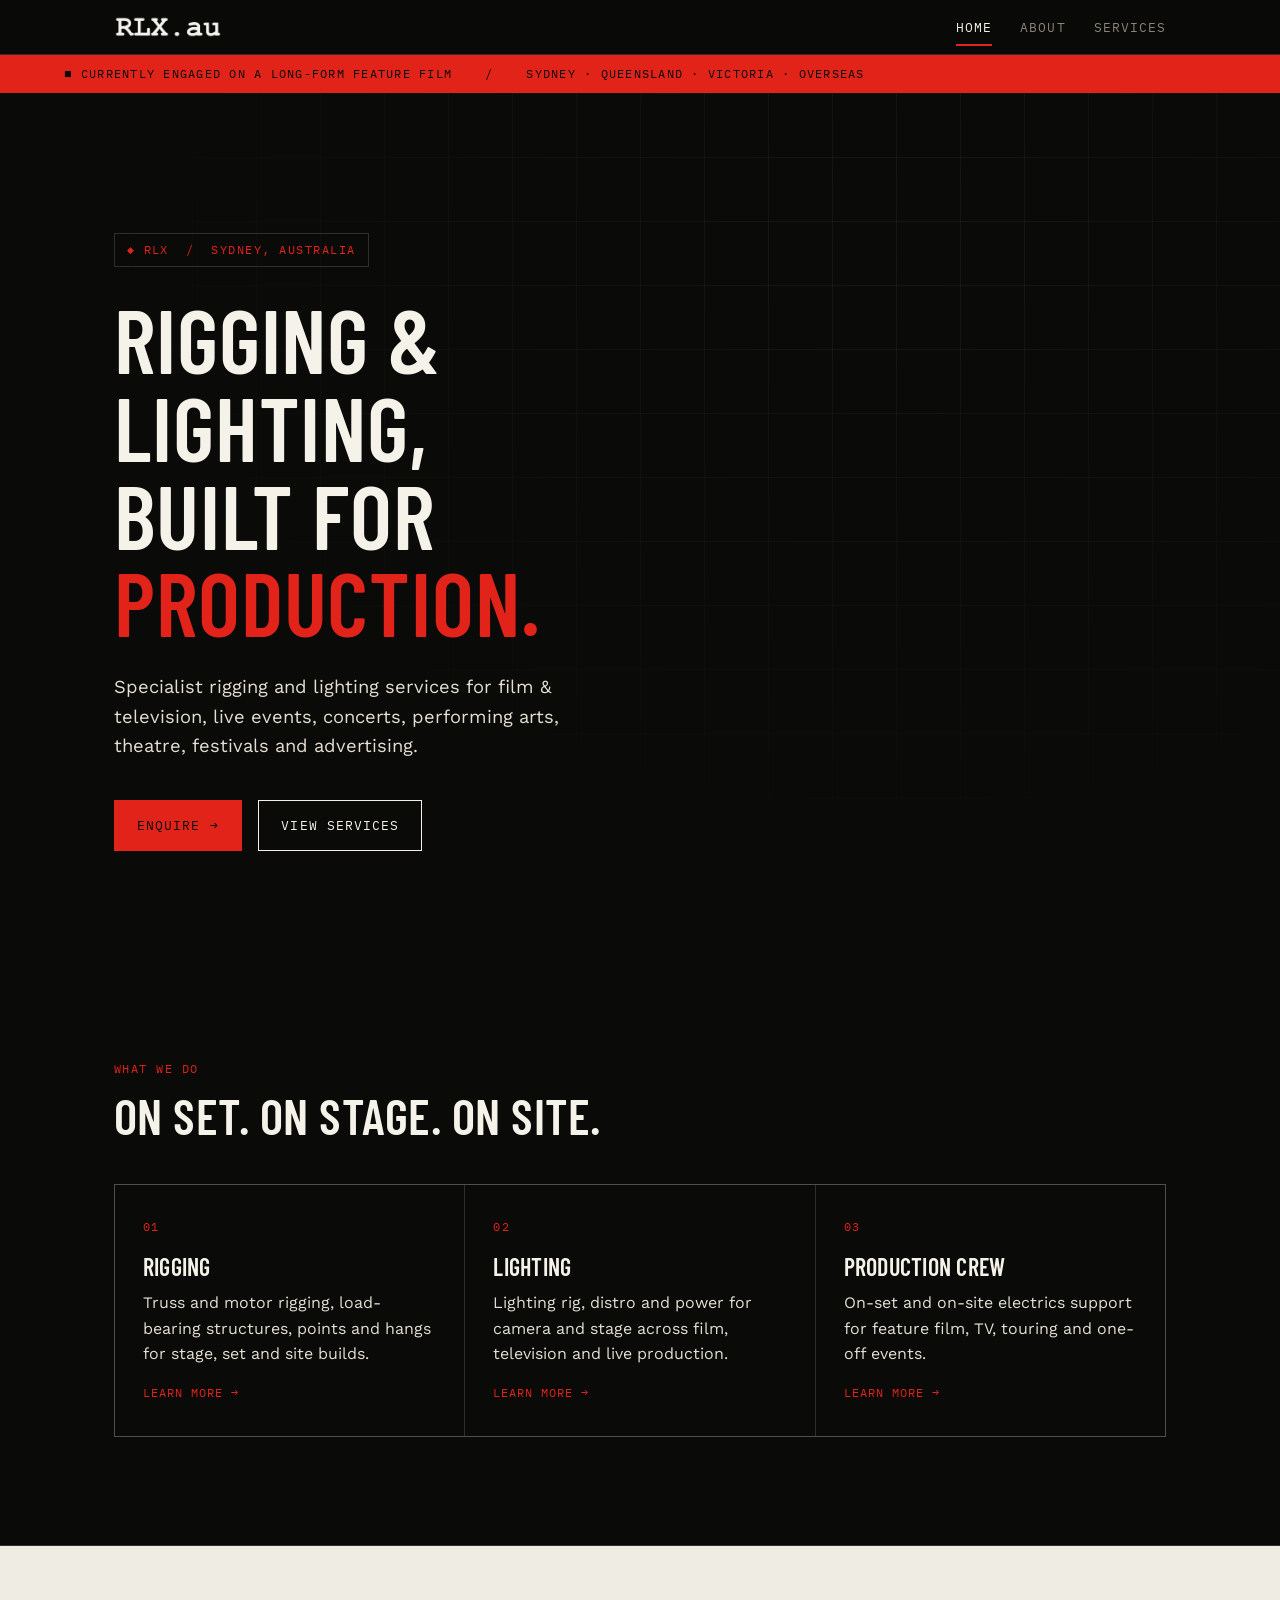
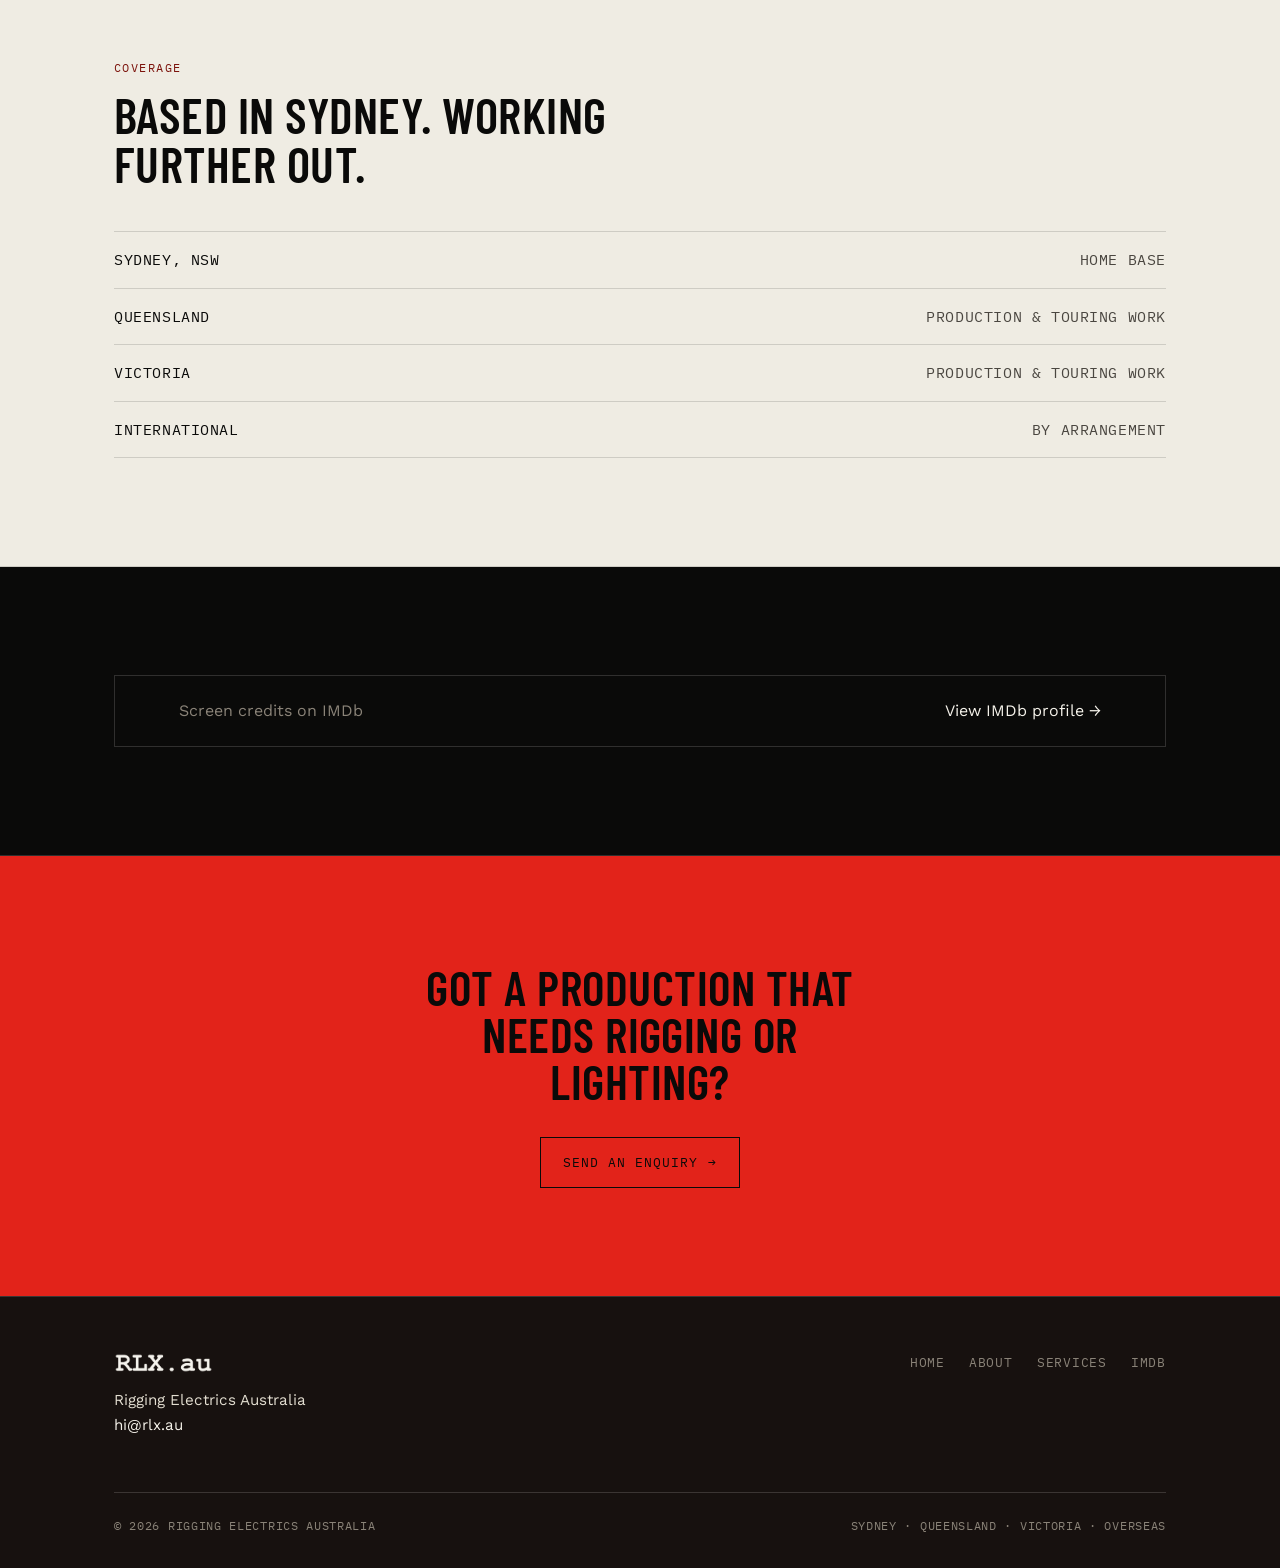
<file: index.html>
<!DOCTYPE html>
<html lang="en-AU">
<head>
<meta charset="UTF-8">
<meta name="viewport" content="width=device-width, initial-scale=1.0">
<title>RLX.au — Rigging Electrics Australia</title>
<meta name="description" content="Rigging Electrics Australia (RLX) provides specialist rigging and lighting services for film, television, live events, concerts, theatre, festivals and advertising. Based in Sydney, working nationally and overseas.">
<link rel="icon" href="images/favicon-32.png" type="image/png">
<link rel="preconnect" href="https://fonts.googleapis.com">
<link rel="preconnect" href="https://fonts.gstatic.com" crossorigin>
<link href="https://fonts.googleapis.com/css2?family=Barlow+Condensed:wght@500;600;700&family=IBM+Plex+Mono:wght@400;500&family=Work+Sans:wght@400;500&display=swap" rel="stylesheet">
<link rel="stylesheet" href="css/style.css">
</head>
<body>

<header class="site-header">
  <div class="wrap">
    <a href="index.html" class="brand" aria-label="RLX.au home">
      <img src="images/logo-white.png" alt="RLX.au — Rigging Electrics Australia">
    </a>
    <nav class="main-nav" aria-label="Primary">
      <ul>
        <li><a href="index.html" aria-current="page">Home</a></li>
        <li><a href="about.html">About</a></li>
        <li><a href="services.html">Services</a></li>
      </ul>
    </nav>
    <button class="nav-toggle" aria-label="Toggle menu" aria-expanded="false">
      <span></span><span></span><span></span>
    </button>
  </div>
</header>

<div class="status-strip">
  <span>&#9632; Currently engaged on a long-form feature film &nbsp;&nbsp;&nbsp;/&nbsp;&nbsp;&nbsp; Sydney · Queensland · Victoria · Overseas</span>
</div>

<main>
  <section class="hero section-dark" style="border-bottom:none;">
    <div class="wrap">
      <span class="hero-tag tag">RLX &nbsp;/&nbsp; Sydney, Australia</span>
      <h1>Rigging &amp; lighting,<br>built for <em>production.</em></h1>
      <p class="hero-sub">Specialist rigging and lighting services for film &amp; television, live events, concerts, performing arts, theatre, festivals and advertising.</p>
      <div class="hero-cta">
        <a href="mailto:hi@rlx.au" class="btn btn-primary btn-arrow">Enquire</a>
        <a href="services.html" class="btn">View services</a>
      </div>
    </div>
  </section>

  <section class="section-dark">
    <div class="wrap">
      <div class="section-head">
        <span class="tag">What we do</span>
        <h2>On set. On stage. On site.</h2>
      </div>
      <div class="grid cols-3">
        <div class="card">
          <span class="tag">01</span>
          <h3>Rigging</h3>
          <p>Truss and motor rigging, load-bearing structures, points and hangs for stage, set and site builds.</p>
          <a class="card-link" href="services.html">Learn more →</a>
        </div>
        <div class="card">
          <span class="tag">02</span>
          <h3>Lighting</h3>
          <p>Lighting rig, distro and power for camera and stage across film, television and live production.</p>
          <a class="card-link" href="services.html">Learn more →</a>
        </div>
        <div class="card">
          <span class="tag">03</span>
          <h3>Production crew</h3>
          <p>On-set and on-site electrics support for feature film, TV, touring and one-off events.</p>
          <a class="card-link" href="services.html">Learn more →</a>
        </div>
      </div>
    </div>
  </section>

  <section class="section-light">
    <div class="wrap">
      <div class="section-head">
        <span class="tag">Coverage</span>
        <h2>Based in Sydney. Working further out.</h2>
      </div>
      <ul class="coverage-list">
        <li><span class="place">Sydney, NSW</span><span class="note">Home base</span></li>
        <li><span class="place">Queensland</span><span class="note">Production &amp; touring work</span></li>
        <li><span class="place">Victoria</span><span class="note">Production &amp; touring work</span></li>
        <li><span class="place">International</span><span class="note">By arrangement</span></li>
      </ul>
    </div>
  </section>

  <section class="section-dark">
    <div class="wrap">
      <div class="credit-strip">
        <span class="steel">Screen credits on IMDb</span>
        <a href="https://www.imdb.com/name/nm12684773/?ref_=ext_shr" target="_blank" rel="noopener">View IMDb profile →</a>
      </div>
    </div>
  </section>

  <section class="cta-band">
    <div class="wrap">
      <h2>Got a production that needs rigging or lighting?</h2>
      <a href="mailto:hi@rlx.au" class="btn btn-arrow">Send an enquiry</a>
    </div>
  </section>
</main>

<footer class="site-footer">
  <div class="wrap">
    <div class="footer-top">
      <div>
        <img src="images/logo-white.png" alt="RLX.au">
        <p class="footer-contact">Rigging Electrics Australia<br>
          <a href="mailto:hi@rlx.au">hi@rlx.au</a></p>
      </div>
      <nav class="footer-nav" aria-label="Footer">
        <ul>
          <li><a href="index.html">Home</a></li>
          <li><a href="about.html">About</a></li>
          <li><a href="services.html">Services</a></li>
          <li><a href="https://www.imdb.com/name/nm12684773/?ref_=ext_shr" target="_blank" rel="noopener">IMDb</a></li>
        </ul>
      </nav>
    </div>
    <div class="footer-bottom">
      <span>&copy; <span id="year"></span> Rigging Electrics Australia</span>
      <span>Sydney · Queensland · Victoria · Overseas</span>
    </div>
  </div>
</footer>

<script src="js/main.js"></script>
<script>document.getElementById('year').textContent = new Date().getFullYear();</script>
</body>
</html>
</file>
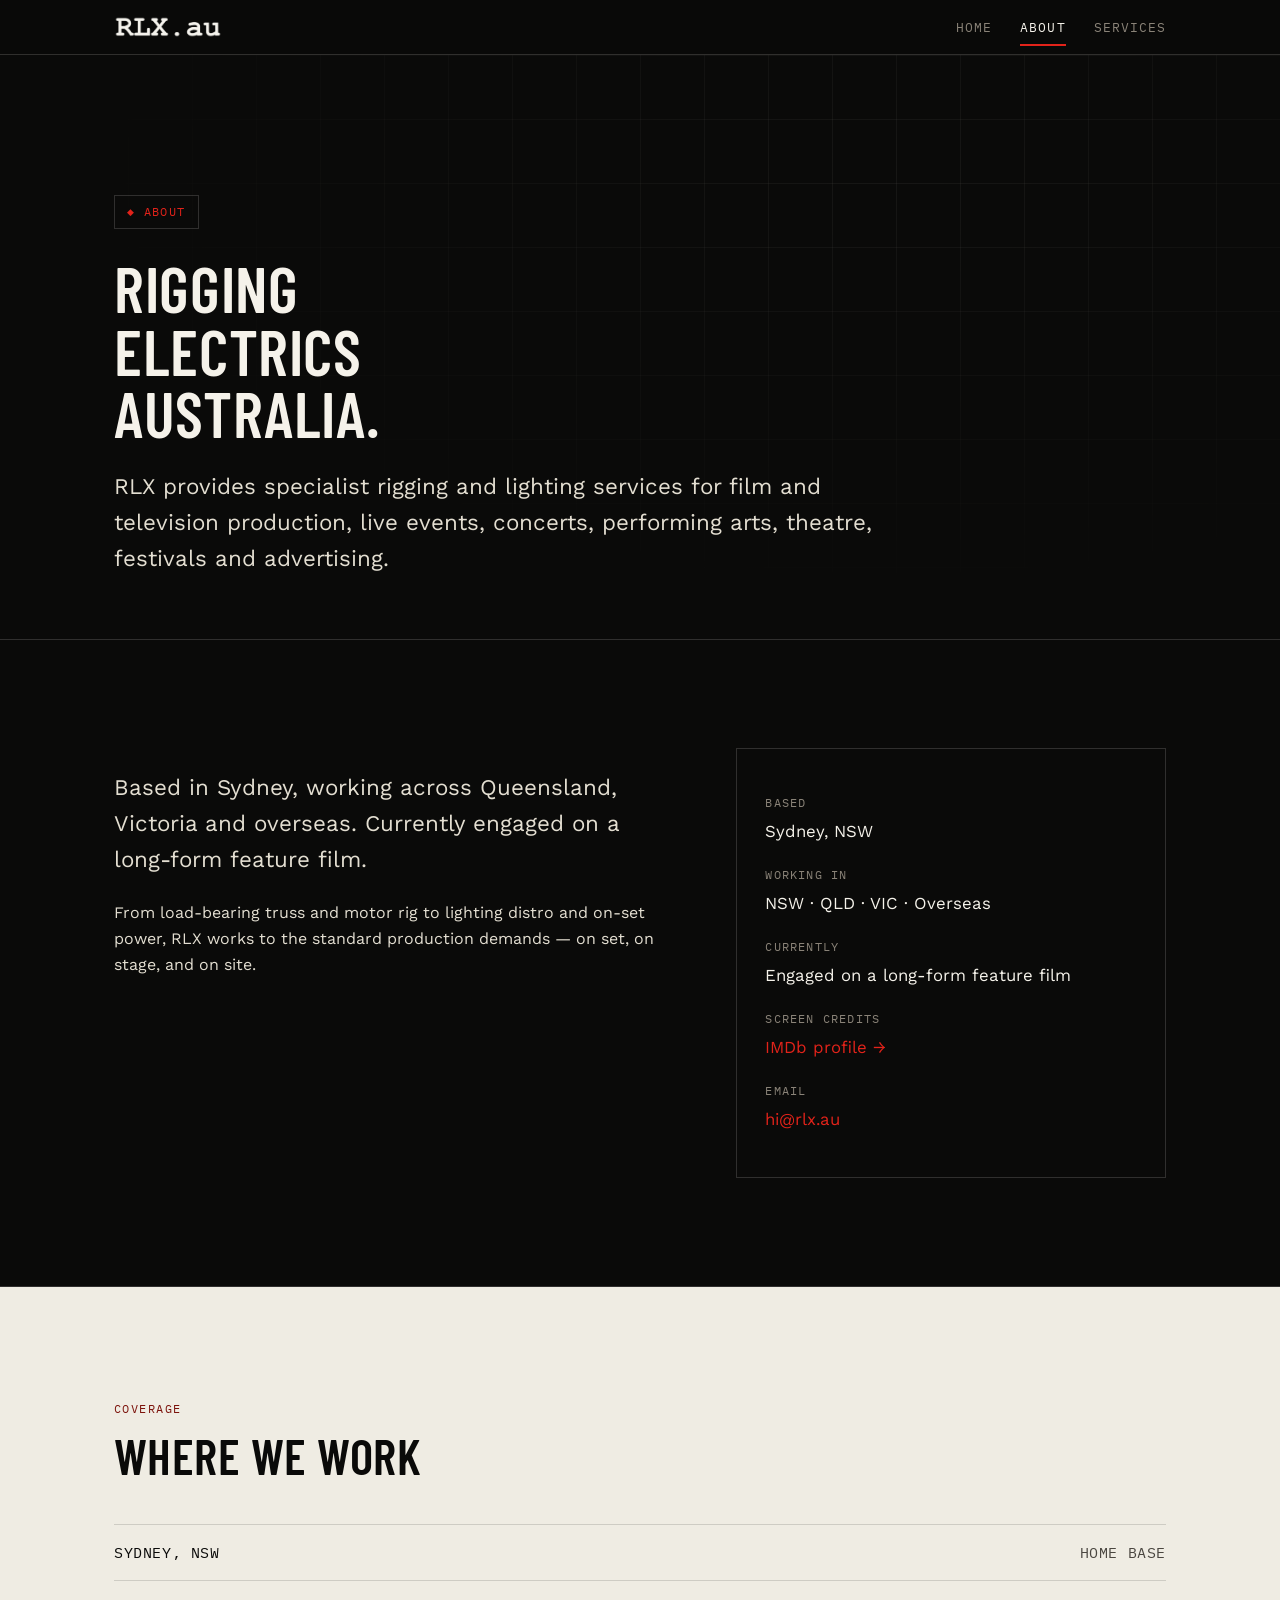
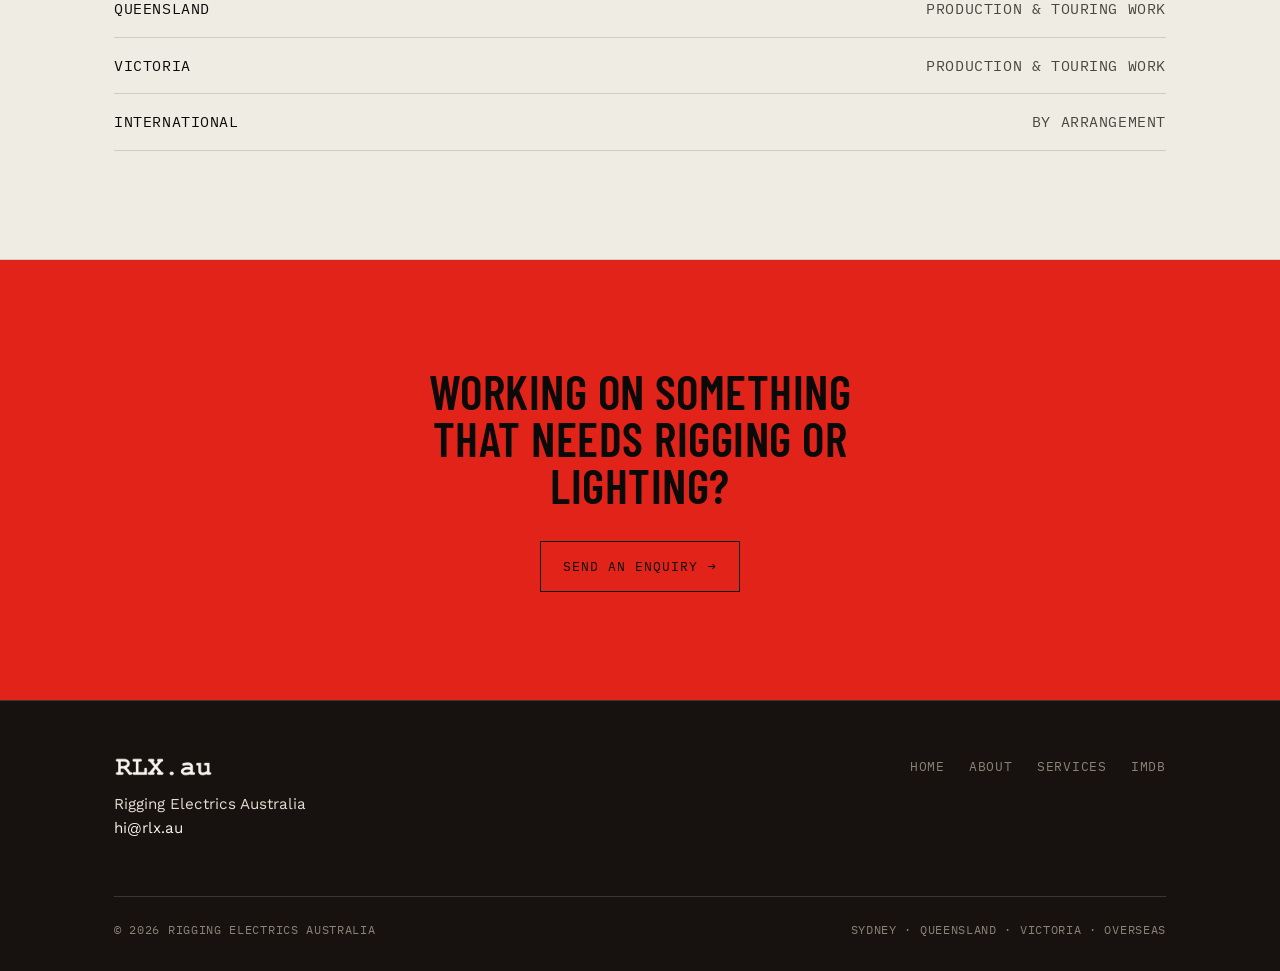
<file: about.html>
<!DOCTYPE html>
<html lang="en-AU">
<head>
<meta charset="UTF-8">
<meta name="viewport" content="width=device-width, initial-scale=1.0">
<title>About — RLX.au</title>
<meta name="description" content="Rigging Electrics Australia (RLX) is a Sydney-based rigging and lighting outfit working across film, television, live events and theatre in NSW, QLD, VIC and overseas.">
<link rel="icon" href="images/favicon-32.png" type="image/png">
<link rel="preconnect" href="https://fonts.googleapis.com">
<link rel="preconnect" href="https://fonts.gstatic.com" crossorigin>
<link href="https://fonts.googleapis.com/css2?family=Barlow+Condensed:wght@500;600;700&family=IBM+Plex+Mono:wght@400;500&family=Work+Sans:wght@400;500&display=swap" rel="stylesheet">
<link rel="stylesheet" href="css/style.css">
</head>
<body>

<header class="site-header">
  <div class="wrap">
    <a href="index.html" class="brand" aria-label="RLX.au home">
      <img src="images/logo-white.png" alt="RLX.au — Rigging Electrics Australia">
    </a>
    <nav class="main-nav" aria-label="Primary">
      <ul>
        <li><a href="index.html">Home</a></li>
        <li><a href="about.html" aria-current="page">About</a></li>
        <li><a href="services.html">Services</a></li>
      </ul>
    </nav>
    <button class="nav-toggle" aria-label="Toggle menu" aria-expanded="false">
      <span></span><span></span><span></span>
    </button>
  </div>
</header>

<main>
  <section class="hero section-dark" style="padding-bottom: 40px;">
    <div class="wrap">
      <span class="hero-tag tag">About</span>
      <h1 style="font-size:clamp(2.2rem,6vw,4rem);">Rigging Electrics<br>Australia.</h1>
      <p class="lede" style="margin-top:24px;">RLX provides specialist rigging and lighting services for film and television production, live events, concerts, performing arts, theatre, festivals and advertising.</p>
    </div>
  </section>

  <section class="section-dark">
    <div class="wrap">
      <div class="about-grid">
        <div>
          <p class="lede">Based in Sydney, working across Queensland, Victoria and overseas. Currently engaged on a long-form feature film.</p>
          <p style="color:var(--paper-dim); max-width:60ch; margin-top:22px;">
            From load-bearing truss and motor rig to lighting distro and on-set power, RLX works to the standard production demands — on set, on stage, and on site.
          </p>
        </div>
        <div class="info-panel">
          <dl>
            <dt>Based</dt>
            <dd>Sydney, NSW</dd>
            <dt>Working in</dt>
            <dd>NSW · QLD · VIC · Overseas</dd>
            <dt>Currently</dt>
            <dd>Engaged on a long-form feature film</dd>
            <dt>Screen credits</dt>
            <dd><a href="https://www.imdb.com/name/nm12684773/?ref_=ext_shr" target="_blank" rel="noopener">IMDb profile →</a></dd>
            <dt>Email</dt>
            <dd><a href="mailto:hi@rlx.au">hi@rlx.au</a></dd>
          </dl>
        </div>
      </div>
    </div>
  </section>

  <section class="section-light">
    <div class="wrap">
      <div class="section-head">
        <span class="tag">Coverage</span>
        <h2>Where we work</h2>
      </div>
      <ul class="coverage-list">
        <li><span class="place">Sydney, NSW</span><span class="note">Home base</span></li>
        <li><span class="place">Queensland</span><span class="note">Production &amp; touring work</span></li>
        <li><span class="place">Victoria</span><span class="note">Production &amp; touring work</span></li>
        <li><span class="place">International</span><span class="note">By arrangement</span></li>
      </ul>
    </div>
  </section>

  <section class="cta-band">
    <div class="wrap">
      <h2>Working on something that needs rigging or lighting?</h2>
      <a href="mailto:hi@rlx.au" class="btn btn-arrow">Send an enquiry</a>
    </div>
  </section>
</main>

<footer class="site-footer">
  <div class="wrap">
    <div class="footer-top">
      <div>
        <img src="images/logo-white.png" alt="RLX.au">
        <p class="footer-contact">Rigging Electrics Australia<br>
          <a href="mailto:hi@rlx.au">hi@rlx.au</a></p>
      </div>
      <nav class="footer-nav" aria-label="Footer">
        <ul>
          <li><a href="index.html">Home</a></li>
          <li><a href="about.html">About</a></li>
          <li><a href="services.html">Services</a></li>
          <li><a href="https://www.imdb.com/name/nm12684773/?ref_=ext_shr" target="_blank" rel="noopener">IMDb</a></li>
        </ul>
      </nav>
    </div>
    <div class="footer-bottom">
      <span>&copy; <span id="year"></span> Rigging Electrics Australia</span>
      <span>Sydney · Queensland · Victoria · Overseas</span>
    </div>
  </div>
</footer>

<script src="js/main.js"></script>
<script>document.getElementById('year').textContent = new Date().getFullYear();</script>
</body>
</html>
</file>
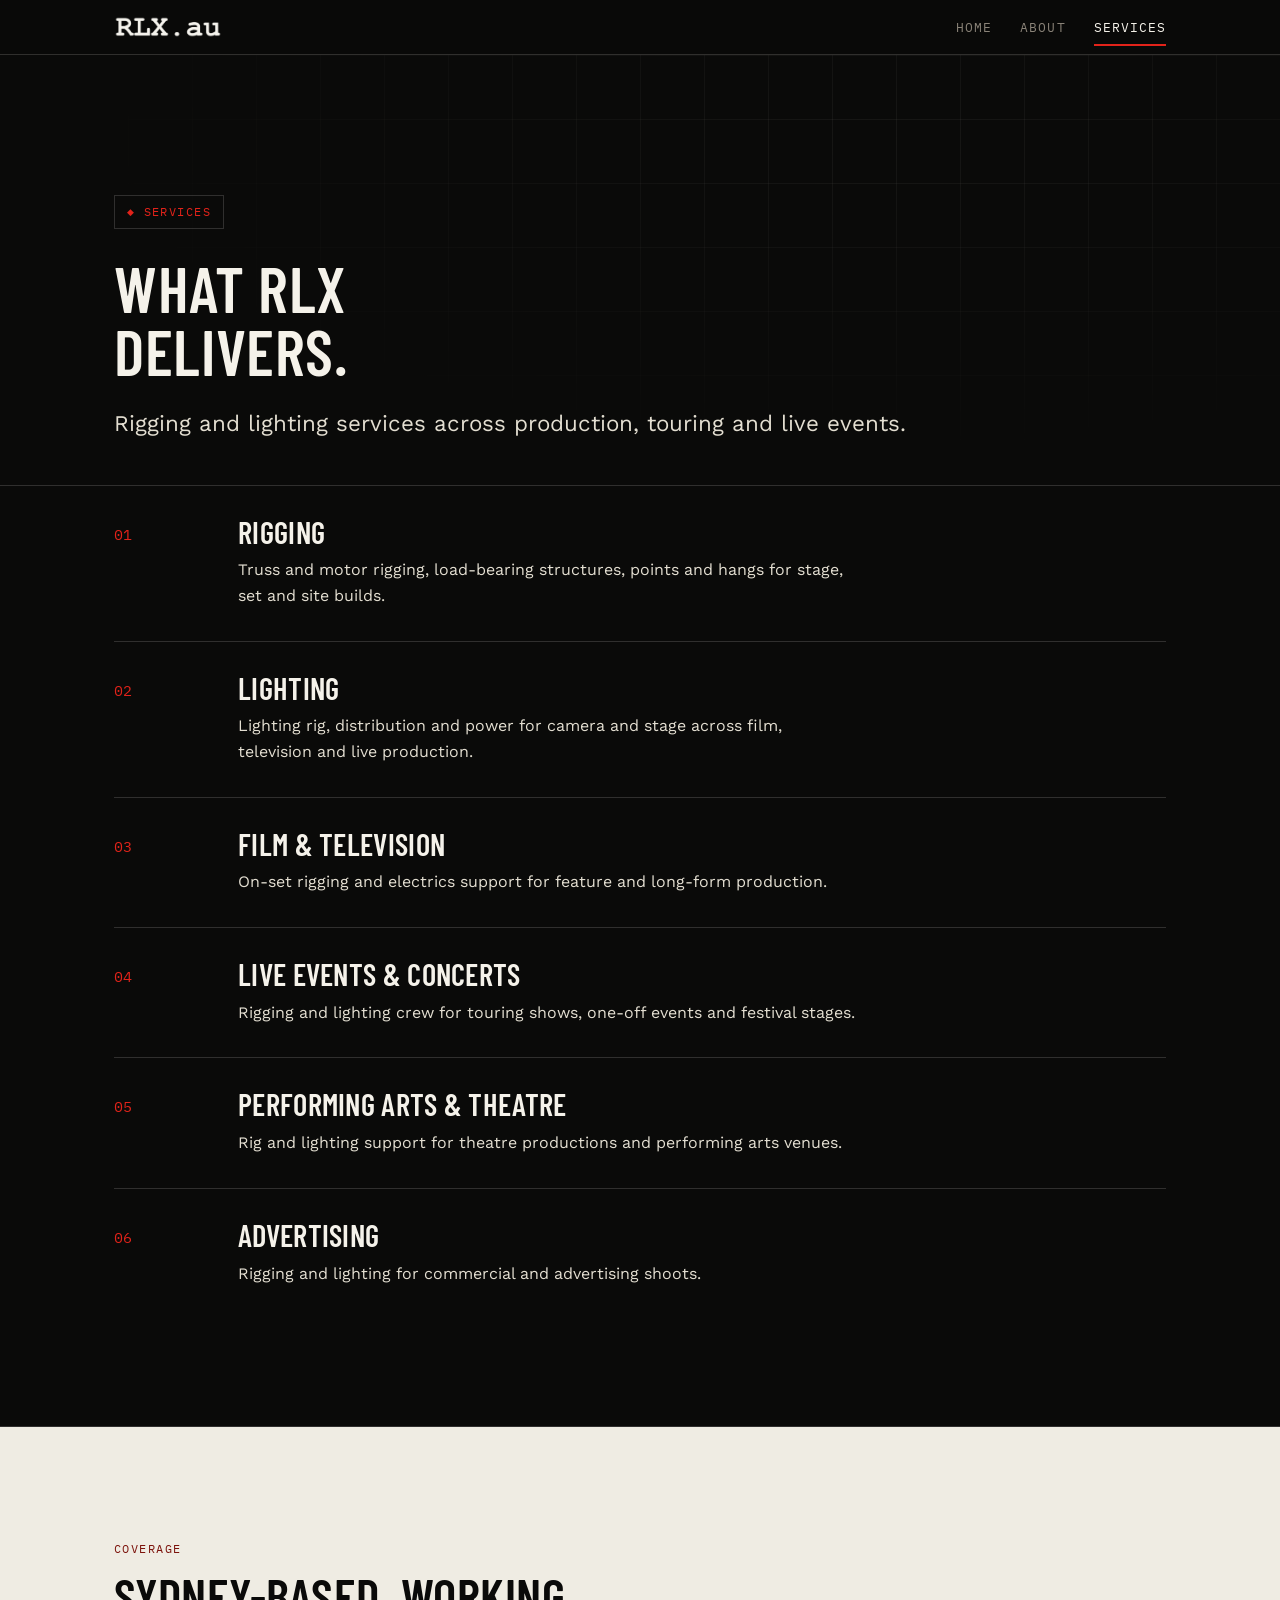
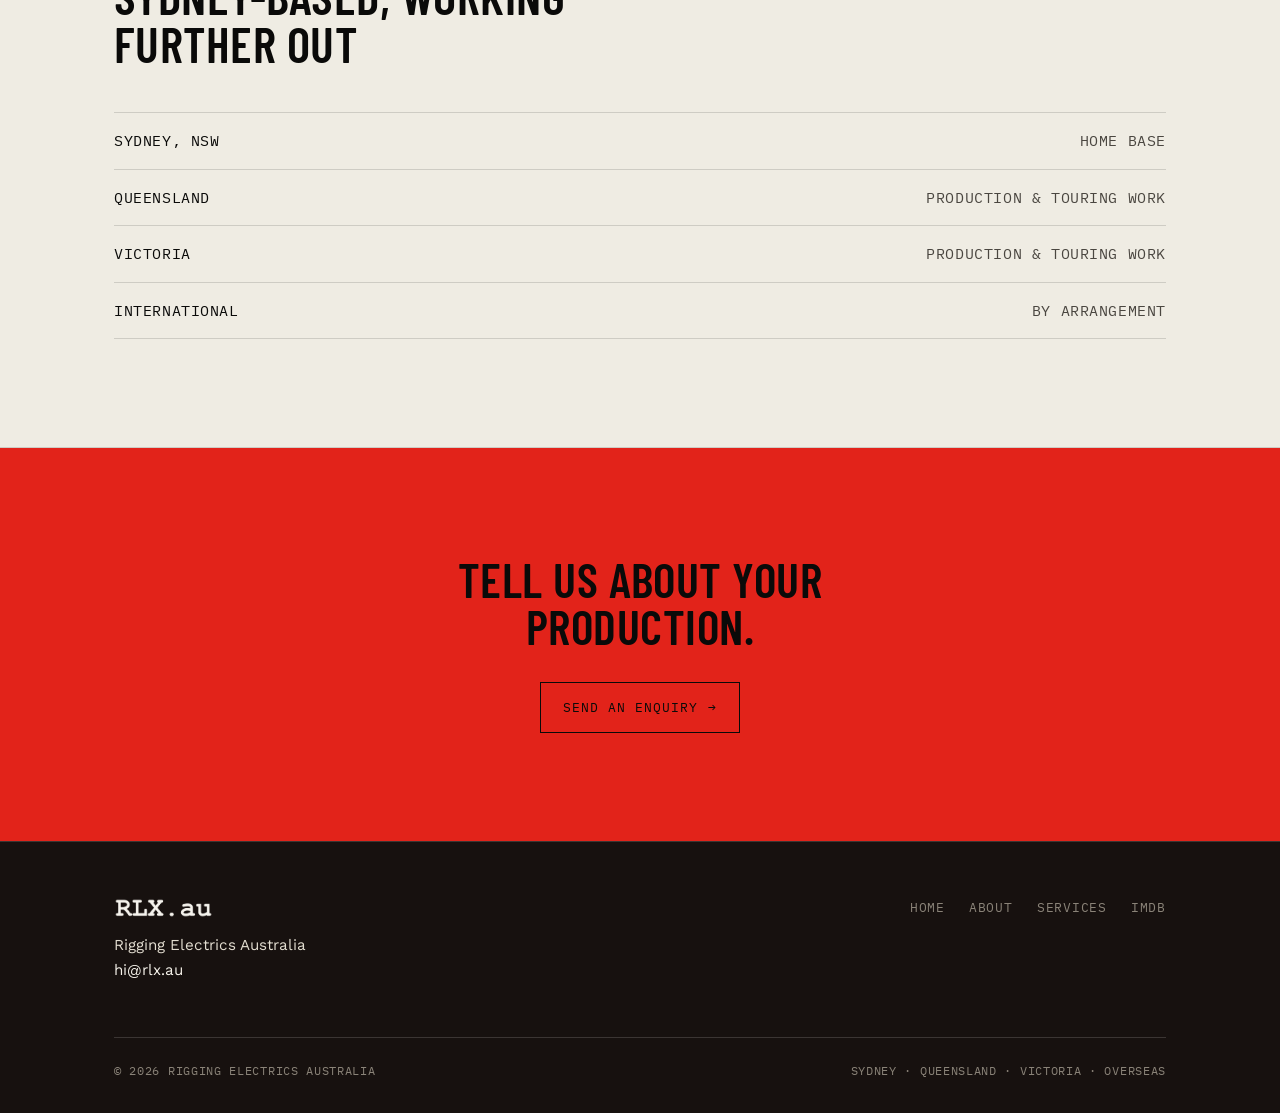
<file: services.html>
<!DOCTYPE html>
<html lang="en-AU">
<head>
<meta charset="UTF-8">
<meta name="viewport" content="width=device-width, initial-scale=1.0">
<title>Services — RLX.au</title>
<meta name="description" content="Rigging, lighting and on-set electrics for film & television, live events, concerts, theatre, festivals and advertising — from Rigging Electrics Australia.">
<link rel="icon" href="images/favicon-32.png" type="image/png">
<link rel="preconnect" href="https://fonts.googleapis.com">
<link rel="preconnect" href="https://fonts.gstatic.com" crossorigin>
<link href="https://fonts.googleapis.com/css2?family=Barlow+Condensed:wght@500;600;700&family=IBM+Plex+Mono:wght@400;500&family=Work+Sans:wght@400;500&display=swap" rel="stylesheet">
<link rel="stylesheet" href="css/style.css">
</head>
<body>

<header class="site-header">
  <div class="wrap">
    <a href="index.html" class="brand" aria-label="RLX.au home">
      <img src="images/logo-white.png" alt="RLX.au — Rigging Electrics Australia">
    </a>
    <nav class="main-nav" aria-label="Primary">
      <ul>
        <li><a href="index.html">Home</a></li>
        <li><a href="about.html">About</a></li>
        <li><a href="services.html" aria-current="page">Services</a></li>
      </ul>
    </nav>
    <button class="nav-toggle" aria-label="Toggle menu" aria-expanded="false">
      <span></span><span></span><span></span>
    </button>
  </div>
</header>

<main>
  <section class="hero section-dark" style="padding-bottom: 20px;">
    <div class="wrap">
      <span class="hero-tag tag">Services</span>
      <h1 style="font-size:clamp(2.2rem,6vw,4rem);">What RLX<br>delivers.</h1>
      <p class="lede" style="margin-top:24px;">Rigging and lighting services across production, touring and live events.</p>
    </div>
  </section>

  <section class="section-dark" style="padding-top:0;">
    <div class="wrap">
      <div class="service-row">
        <span class="num">01</span>
        <div>
          <h3>Rigging</h3>
          <p>Truss and motor rigging, load-bearing structures, points and hangs for stage, set and site builds.</p>
        </div>
      </div>
      <div class="service-row">
        <span class="num">02</span>
        <div>
          <h3>Lighting</h3>
          <p>Lighting rig, distribution and power for camera and stage across film, television and live production.</p>
        </div>
      </div>
      <div class="service-row">
        <span class="num">03</span>
        <div>
          <h3>Film &amp; television</h3>
          <p>On-set rigging and electrics support for feature and long-form production.</p>
        </div>
      </div>
      <div class="service-row">
        <span class="num">04</span>
        <div>
          <h3>Live events &amp; concerts</h3>
          <p>Rigging and lighting crew for touring shows, one-off events and festival stages.</p>
        </div>
      </div>
      <div class="service-row">
        <span class="num">05</span>
        <div>
          <h3>Performing arts &amp; theatre</h3>
          <p>Rig and lighting support for theatre productions and performing arts venues.</p>
        </div>
      </div>
      <div class="service-row" style="border-bottom:none;">
        <span class="num">06</span>
        <div>
          <h3>Advertising</h3>
          <p>Rigging and lighting for commercial and advertising shoots.</p>
        </div>
      </div>
    </div>
  </section>

  <section class="section-light">
    <div class="wrap">
      <div class="section-head">
        <span class="tag">Coverage</span>
        <h2>Sydney-based, working further out</h2>
      </div>
      <ul class="coverage-list">
        <li><span class="place">Sydney, NSW</span><span class="note">Home base</span></li>
        <li><span class="place">Queensland</span><span class="note">Production &amp; touring work</span></li>
        <li><span class="place">Victoria</span><span class="note">Production &amp; touring work</span></li>
        <li><span class="place">International</span><span class="note">By arrangement</span></li>
      </ul>
    </div>
  </section>

  <section class="cta-band">
    <div class="wrap">
      <h2>Tell us about your production.</h2>
      <a href="mailto:hi@rlx.au" class="btn btn-arrow">Send an enquiry</a>
    </div>
  </section>
</main>

<footer class="site-footer">
  <div class="wrap">
    <div class="footer-top">
      <div>
        <img src="images/logo-white.png" alt="RLX.au">
        <p class="footer-contact">Rigging Electrics Australia<br>
          <a href="mailto:hi@rlx.au">hi@rlx.au</a></p>
      </div>
      <nav class="footer-nav" aria-label="Footer">
        <ul>
          <li><a href="index.html">Home</a></li>
          <li><a href="about.html">About</a></li>
          <li><a href="services.html">Services</a></li>
          <li><a href="https://www.imdb.com/name/nm12684773/?ref_=ext_shr" target="_blank" rel="noopener">IMDb</a></li>
        </ul>
      </nav>
    </div>
    <div class="footer-bottom">
      <span>&copy; <span id="year"></span> Rigging Electrics Australia</span>
      <span>Sydney · Queensland · Victoria · Overseas</span>
    </div>
  </div>
</footer>

<script src="js/main.js"></script>
<script>document.getElementById('year').textContent = new Date().getFullYear();</script>
</body>
</html>
</file>
<file: css/style.css>
/* ============================================================
   RLX.au — Rigging Electrics Australia
   Design tokens
   ============================================================ */
:root{
  --black:       #0a0a09;
  --charcoal:    #17110f;
  --paper:       #efece3;
  --paper-dim:   #e3ded1;
  --off-white:   #f5f2ea;
  --red:         #e2231a;
  --red-dark:    #7c130c;
  --steel:       #8a8378;
  --steel-dark:  #4a4640;
  --line:        rgba(245,242,234,0.16);
  --line-dark:   rgba(10,10,9,0.14);

  --display: "Barlow Condensed", "Arial Narrow", sans-serif;
  --mono: "IBM Plex Mono", "Courier New", monospace;
  --body: "Work Sans", "Helvetica Neue", Arial, sans-serif;

  --max: 1180px;
  --gutter: clamp(20px, 5vw, 64px);
}

*,*::before,*::after{ box-sizing: border-box; }
html{ scroll-behavior: smooth; }
@media (prefers-reduced-motion: reduce){
  html{ scroll-behavior: auto; }
  *,*::before,*::after{ animation-duration: 0.001ms !important; animation-iteration-count: 1 !important; transition-duration: 0.001ms !important; }
}

body{
  margin:0;
  background: var(--black);
  color: var(--off-white);
  font-family: var(--body);
  font-size: 16px;
  line-height: 1.6;
  -webkit-font-smoothing: antialiased;
}

img{ max-width:100%; display:block; }
a{ color: inherit; }

h1,h2,h3{
  font-family: var(--display);
  text-transform: uppercase;
  font-weight: 600;
  letter-spacing: 0.01em;
  line-height: 0.98;
  margin: 0;
}

.tag{
  font-family: var(--mono);
  font-size: 0.78rem;
  letter-spacing: 0.12em;
  text-transform: uppercase;
  color: var(--red);
}

.wrap{
  max-width: var(--max);
  margin: 0 auto;
  padding: 0 var(--gutter);
}

/* focus states */
a:focus-visible, button:focus-visible, input:focus-visible, textarea:focus-visible{
  outline: 2px solid var(--red);
  outline-offset: 3px;
}

/* ============================================================
   Header / Nav
   ============================================================ */
.site-header{
  position: sticky; top:0; z-index: 50;
  background: rgba(10,10,9,0.92);
  backdrop-filter: blur(6px);
  border-bottom: 1px solid var(--line);
}
.site-header .wrap{
  display:flex; align-items:center; justify-content: space-between;
  padding-top: 16px; padding-bottom: 16px;
}
.brand{ display:flex; align-items:center; gap:10px; text-decoration:none; }
.brand img{ height: 22px; width:auto; }
.brand .dot{ color: var(--red); }

.main-nav ul{
  display:flex; gap: 28px; list-style:none; margin:0; padding:0;
  font-family: var(--mono); font-size: 0.82rem; letter-spacing: 0.08em; text-transform: uppercase;
}
.main-nav a{ text-decoration:none; color: var(--steel); position:relative; padding: 4px 0; }
.main-nav a:hover, .main-nav a[aria-current="page"]{ color: var(--off-white); }
.main-nav a[aria-current="page"]::after{
  content:""; position:absolute; left:0; right:0; bottom:-6px; height:2px; background: var(--red);
}

.nav-toggle{
  display:none; background:none; border:1px solid var(--line); color: var(--off-white);
  width:40px; height:36px; border-radius:2px; cursor:pointer;
}
.nav-toggle span{
  display:block; width:18px; height:2px; background: var(--off-white); margin: 4px auto; transition: transform .2s ease, opacity .2s ease;
}

@media (max-width: 760px){
  .nav-toggle{ display:block; }
  .main-nav{
    position:absolute; top:100%; left:0; right:0;
    background: var(--charcoal); border-bottom: 1px solid var(--line);
    max-height:0; overflow:hidden; transition: max-height .25s ease;
  }
  .main-nav.open{ max-height: 320px; }
  .main-nav ul{ flex-direction:column; gap:0; padding: 8px var(--gutter) 20px; }
  .main-nav a{ display:block; padding: 12px 0; border-bottom: 1px solid var(--line); }
}

/* ============================================================
   Status strip (ticker-style current-work bar)
   ============================================================ */
.status-strip{
  background: var(--red); color: var(--black);
  font-family: var(--mono); font-size: 0.78rem; letter-spacing: 0.1em; text-transform: uppercase;
  padding: 9px var(--gutter);
  overflow:hidden; white-space: nowrap;
}
.status-strip span{ display:inline-block; }
@media (max-width: 560px){
  .status-strip{ white-space: normal; line-height:1.5; }
}

/* ============================================================
   Hero
   ============================================================ */
.hero{
  position: relative;
  padding: clamp(64px, 12vw, 140px) 0 clamp(48px, 8vw, 96px);
  border-bottom: 1px solid var(--line);
  overflow:hidden;
}
.hero::before{
  /* faint truss / grid backdrop referencing rigging plots */
  content:"";
  position:absolute; inset:0;
  background-image:
    linear-gradient(var(--line) 1px, transparent 1px),
    linear-gradient(90deg, var(--line) 1px, transparent 1px);
  background-size: 64px 64px;
  opacity: 0.35;
  mask-image: radial-gradient(ellipse at 70% 20%, black 0%, transparent 65%);
  -webkit-mask-image: radial-gradient(ellipse at 70% 20%, black 0%, transparent 65%);
}
.hero .wrap{ position: relative; }
.hero-tag{
  display:inline-flex; align-items:center; gap:8px;
  border: 1px solid var(--line); padding: 6px 12px; margin-bottom: 28px;
}
.hero-tag::before{ content:"◆"; color: var(--red); font-size: 0.7em; }

.hero h1{
  font-size: clamp(2.6rem, 7.4vw, 5.6rem);
  max-width: 14ch;
}
.hero h1 em{ font-style:normal; color: var(--red); }

.hero-sub{
  margin-top: 26px;
  max-width: 46ch;
  color: var(--paper-dim);
  font-size: clamp(1rem, 1.6vw, 1.15rem);
}

.hero-cta{ display:flex; gap:16px; margin-top: 40px; flex-wrap: wrap; }

/* ============================================================
   Buttons
   ============================================================ */
.btn{
  font-family: var(--mono); font-size: 0.82rem; letter-spacing: 0.08em; text-transform: uppercase;
  display:inline-flex; align-items:center; gap:10px;
  padding: 14px 22px; text-decoration:none; border: 1px solid var(--off-white);
  color: var(--off-white); background: transparent;
  transition: background .18s ease, color .18s ease, border-color .18s ease;
  cursor:pointer;
}
.btn:hover{ background: var(--off-white); color: var(--black); }
.btn-primary{ background: var(--red); border-color: var(--red); color: var(--black); }
.btn-primary:hover{ background: var(--off-white); border-color: var(--off-white); color: var(--black); }
.btn-primary:hover{ background: var(--red-dark); border-color: var(--red-dark); color: var(--off-white); }
.btn-arrow::after{ content:"→"; }

/* ============================================================
   Sections (alternating light/dark, spec-sheet framing)
   ============================================================ */
section{ padding: clamp(56px, 9vw, 108px) 0; }
.section-dark{ background: var(--black); border-bottom: 1px solid var(--line); }
.section-light{ background: var(--paper); color: var(--black); border-bottom: 1px solid var(--line-dark); }
.section-light .tag{ color: var(--red-dark); }
.section-light .steel{ color: var(--steel-dark); }
.steel{ color: var(--steel); }

.section-head{ margin-bottom: 44px; max-width: 60ch; }
.section-head h2{ font-size: clamp(1.9rem, 4.4vw, 3.1rem); margin-top: 10px; }

/* Card grid — service tags, framed like equipment labels */
.grid{
  display:grid; gap: 1px;
  background: var(--line);
  border: 1px solid var(--line);
}
.section-light .grid{ background: var(--line-dark); border-color: var(--line-dark); }
.grid.cols-3{ grid-template-columns: repeat(3, 1fr); }
.grid.cols-2{ grid-template-columns: repeat(2, 1fr); }
@media (max-width: 860px){
  .grid.cols-3, .grid.cols-2{ grid-template-columns: 1fr; }
}

.card{
  background: var(--black); padding: 32px 28px;
}
.section-light .card{ background: var(--paper); }
.card .tag{ display:block; margin-bottom: 18px; }
.card h3{ font-size: 1.5rem; margin-bottom: 12px; }
.card p{ color: var(--paper-dim); margin:0; }
.section-light .card p{ color: var(--steel-dark); }
.card a.card-link{
  display:inline-block; margin-top:16px; font-family: var(--mono); font-size:0.78rem;
  letter-spacing:0.08em; text-transform:uppercase; text-decoration:none; color: var(--red);
}
.section-light .card a.card-link{ color: var(--red-dark); }
.card a.card-link:hover{ text-decoration: underline; }

/* Coverage list */
.coverage-list{ list-style:none; margin:0; padding:0; display:grid; gap:0; }
.coverage-list li{
  display:flex; justify-content:space-between; gap: 20px;
  padding: 16px 0; border-bottom: 1px solid var(--line-dark);
  font-family: var(--mono); font-size: 0.92rem; text-transform: uppercase; letter-spacing: 0.04em;
}
.coverage-list li:first-child{ border-top: 1px solid var(--line-dark); }
.coverage-list .place{ color: var(--black); }
.coverage-list .note{ color: var(--steel-dark); text-align:right; }

/* Credit strip */
.credit-strip{
  display:flex; align-items:center; justify-content:space-between; flex-wrap:wrap; gap:16px;
  padding: 22px var(--gutter); border: 1px solid var(--line);
}
.credit-strip a{ text-decoration:none; }
.credit-strip a:hover{ color: var(--red); }

/* CTA band */
.cta-band{
  background: var(--red); color: var(--black);
  text-align:center;
}
.cta-band h2{ font-size: clamp(1.8rem, 4.6vw, 3rem); max-width: 20ch; margin: 0 auto; }
.cta-band .btn{ border-color: var(--black); color: var(--black); margin-top: 32px; }
.cta-band .btn:hover{ background: var(--black); color: var(--red); }

/* ============================================================
   Services (full listing)
   ============================================================ */
.service-row{
  display:grid; grid-template-columns: 100px 1fr; gap: 24px;
  padding: 32px 0; border-bottom: 1px solid var(--line);
}
.service-row .num{ font-family: var(--mono); color: var(--red); font-size: 0.95rem; padding-top: 4px; }
.service-row h3{ font-size: clamp(1.4rem, 2.6vw, 1.9rem); margin-bottom: 10px; }
.service-row p{ color: var(--paper-dim); max-width: 62ch; margin:0; }
@media (max-width: 560px){
  .service-row{ grid-template-columns: 1fr; gap: 6px; }
}

/* ============================================================
   About page extras
   ============================================================ */
.lede{ font-size: clamp(1.1rem, 2.2vw, 1.4rem); max-width: 58ch; color: var(--paper-dim); }
.about-grid{ display:grid; grid-template-columns: 1.3fr 1fr; gap: 64px; align-items:start; }
@media (max-width: 860px){ .about-grid{ grid-template-columns: 1fr; gap: 40px; } }

.info-panel{ border: 1px solid var(--line); padding: 28px; }
.info-panel dt{ font-family: var(--mono); font-size:0.75rem; letter-spacing:0.1em; text-transform:uppercase; color: var(--steel); margin-top: 20px; }
.info-panel dt:first-child{ margin-top:0; }
.info-panel dd{ margin: 6px 0 0; font-size: 1.05rem; }
.info-panel a{ text-decoration:none; color: var(--red); }
.info-panel a:hover{ text-decoration: underline; }

/* ============================================================
   Contact page / form
   ============================================================ */
.contact-grid{ display:grid; grid-template-columns: 1fr 1.3fr; gap: 64px; align-items:start; }
@media (max-width: 860px){ .contact-grid{ grid-template-columns: 1fr; gap: 40px; } }

.field{ margin-bottom: 22px; }
.field label{
  display:block; font-family: var(--mono); font-size: 0.75rem; letter-spacing: 0.1em;
  text-transform: uppercase; color: var(--steel); margin-bottom: 8px;
}
.field input, .field textarea, .field select{
  width:100%; background: transparent; border: 1px solid var(--line);
  color: var(--off-white); font-family: var(--body); font-size: 1rem;
  padding: 13px 14px; border-radius: 0;
}
.field input:focus, .field textarea:focus, .field select:focus{ border-color: var(--red); }
.field textarea{ resize: vertical; min-height: 130px; }
.field-row{ display:grid; grid-template-columns: 1fr 1fr; gap: 20px; }
@media (max-width: 560px){ .field-row{ grid-template-columns: 1fr; } }
.hp-field{ position:absolute; left:-9999px; }

.form-note{ font-family: var(--mono); font-size:0.78rem; color: var(--steel); margin-top: 16px; }

/* ============================================================
   Footer
   ============================================================ */
.site-footer{ background: var(--charcoal); border-top: 1px solid var(--line); padding: 56px 0 32px; }
.footer-top{ display:flex; justify-content:space-between; flex-wrap:wrap; gap: 40px; margin-bottom: 40px; }
.footer-top img{ height: 20px; margin-bottom: 14px; }
.footer-nav ul{ list-style:none; margin:0; padding:0; display:flex; gap:24px; flex-wrap:wrap;
  font-family: var(--mono); font-size:0.8rem; text-transform:uppercase; letter-spacing:0.06em; }
.footer-nav a{ text-decoration:none; color: var(--steel); }
.footer-nav a:hover{ color: var(--off-white); }
.footer-contact{ font-size: 0.95rem; color: var(--paper-dim); }
.footer-contact a{ text-decoration:none; color: var(--off-white); }
.footer-contact a:hover{ color: var(--red); }
.footer-bottom{
  display:flex; justify-content:space-between; flex-wrap:wrap; gap: 12px;
  padding-top: 24px; border-top: 1px solid var(--line);
  font-family: var(--mono); font-size: 0.72rem; letter-spacing: 0.06em; text-transform: uppercase; color: var(--steel);
}
</file>
